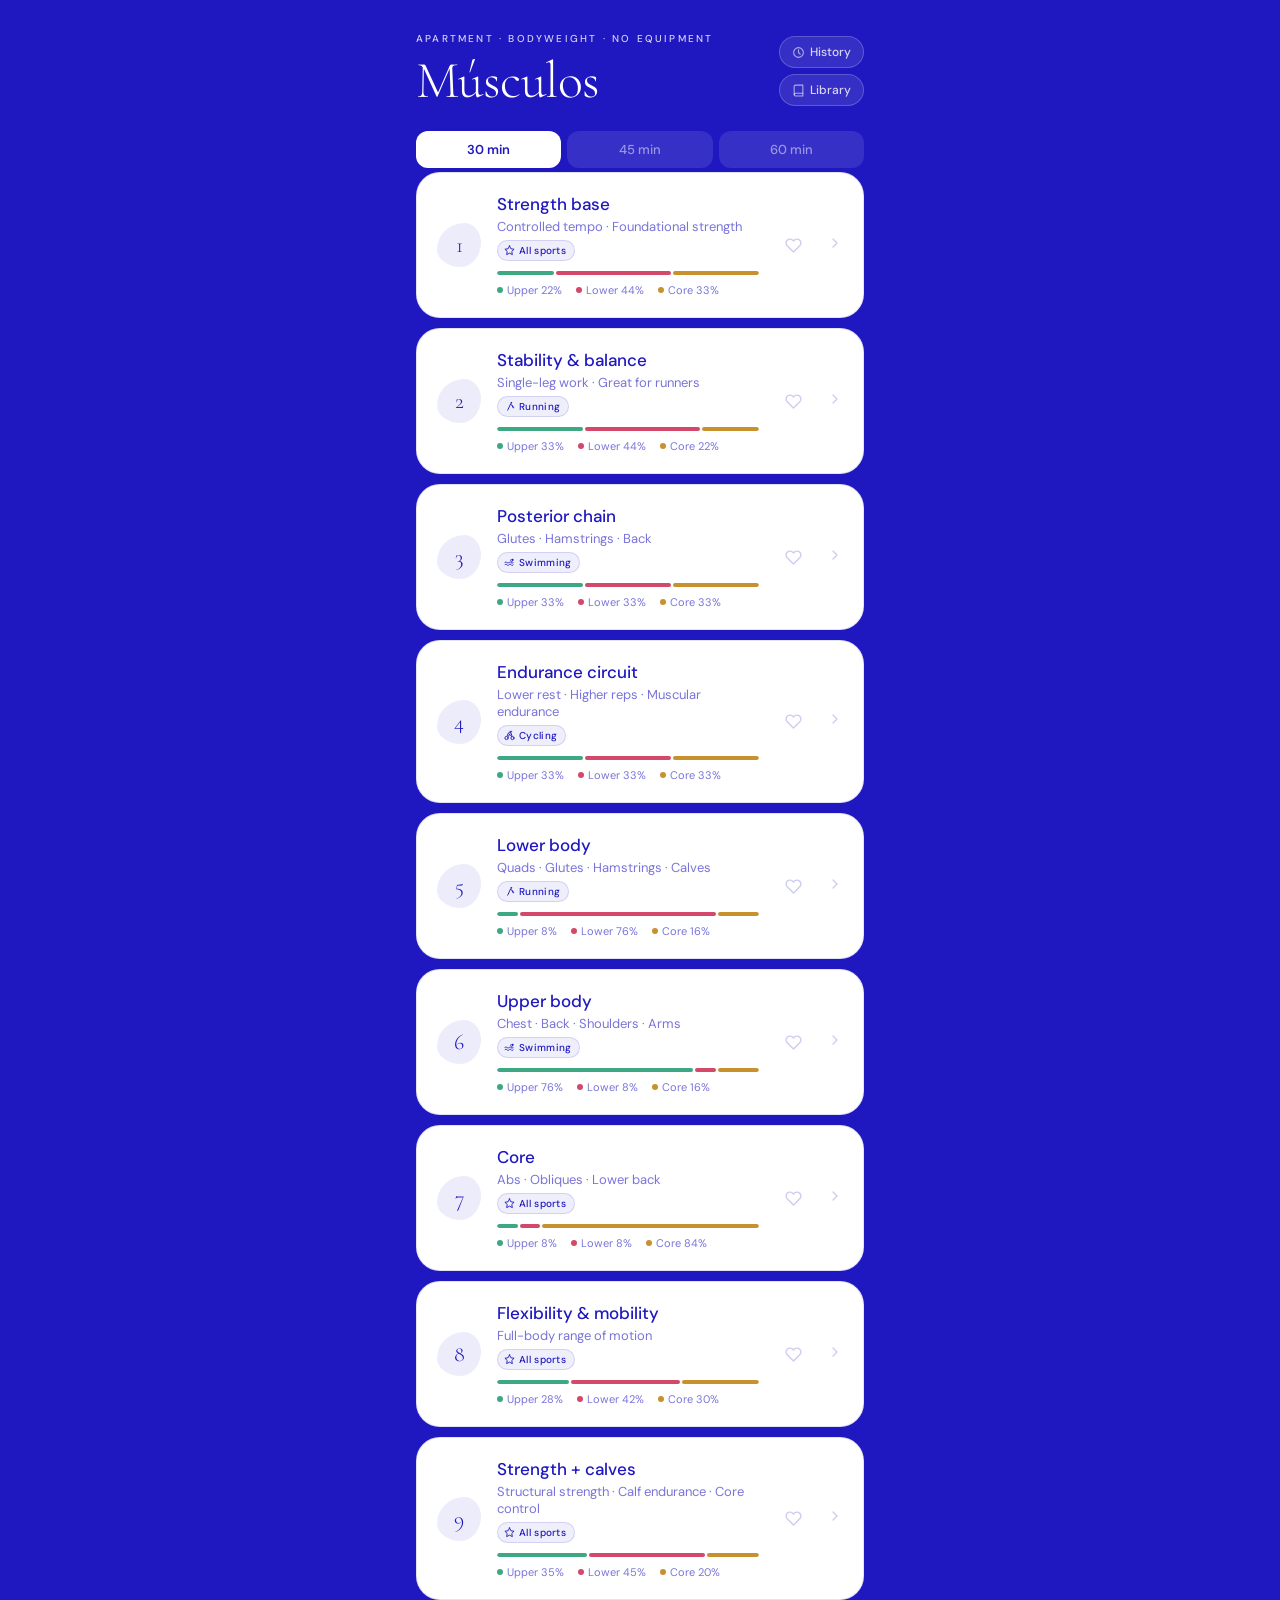
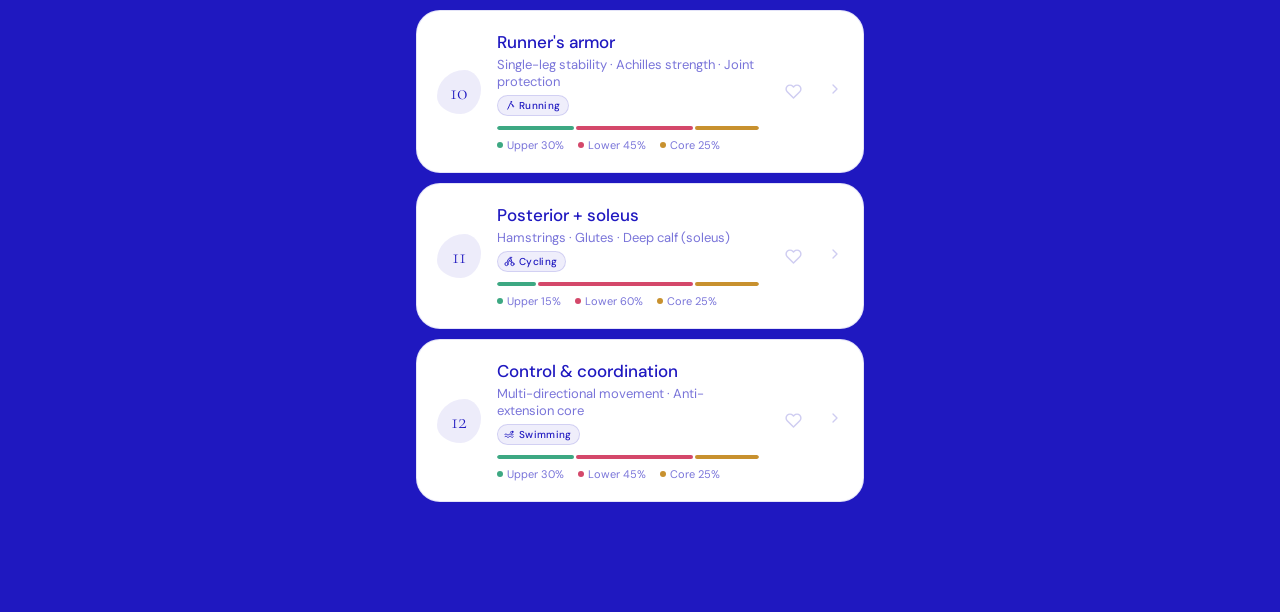
<file: index.html>
<!DOCTYPE html>
<html lang="en">
<head>
  <meta charset="UTF-8">
  <meta name="viewport" content="width=device-width, initial-scale=1, viewport-fit=cover">
  <meta name="apple-mobile-web-app-capable" content="yes">
  <meta name="apple-mobile-web-app-status-bar-style" content="black-translucent">
  <meta name="theme-color" content="#1F18C0">
  <title>Músculos</title>
  <link rel="manifest" href="manifest.json">
  <link rel="icon" type="image/svg+xml" href="favicon.svg">
  <link rel="apple-touch-icon" href="apple-touch-icon-v3.png">
  <link rel="preconnect" href="https://fonts.googleapis.com">
  <link rel="preconnect" href="https://fonts.gstatic.com" crossorigin>
  <link href="https://fonts.googleapis.com/css2?family=Cormorant+Garamond:ital,wght@0,300;0,400;0,600;1,300&family=DM+Sans:opsz,wght@9..40,300;9..40,400;9..40,500&display=swap" rel="stylesheet">
  <link rel="stylesheet" href="style.css">
</head>
<body>
  <div class="page">
    <div class="hub-top">
      <div class="hub-header" style="padding-top:0">
        <p class="hub-eyebrow">Apartment · Bodyweight · No equipment</p>
        <h1 class="hub-title">Músculos</h1>
      </div>
      <div class="hub-nav">
        <a href="history.html" class="history-nav-btn">
          <svg viewBox="0 0 24 24"><circle cx="12" cy="12" r="9"/><polyline points="12 7 12 12 15 15"/></svg>
          History
        </a>
        <a href="library.html" class="history-nav-btn">
          <svg viewBox="0 0 24 24"><path d="M4 19.5A2.5 2.5 0 0 1 6.5 17H20"/><path d="M6.5 2H20v20H6.5A2.5 2.5 0 0 1 4 19.5v-15A2.5 2.5 0 0 1 6.5 2z"/></svg>
          Library
        </a>
      </div>
    </div>

    <div class="duration-tabs">
      <button class="dur-tab active" data-dur="30">30 min</button>
      <button class="dur-tab" data-dur="45">45 min</button>
      <button class="dur-tab" data-dur="60">60 min</button>
    </div>

    <div id="cards"></div>
  </div>

  <script src="data.js"></script>
  <script src="app.js"></script>
</body>
</html>
</file>
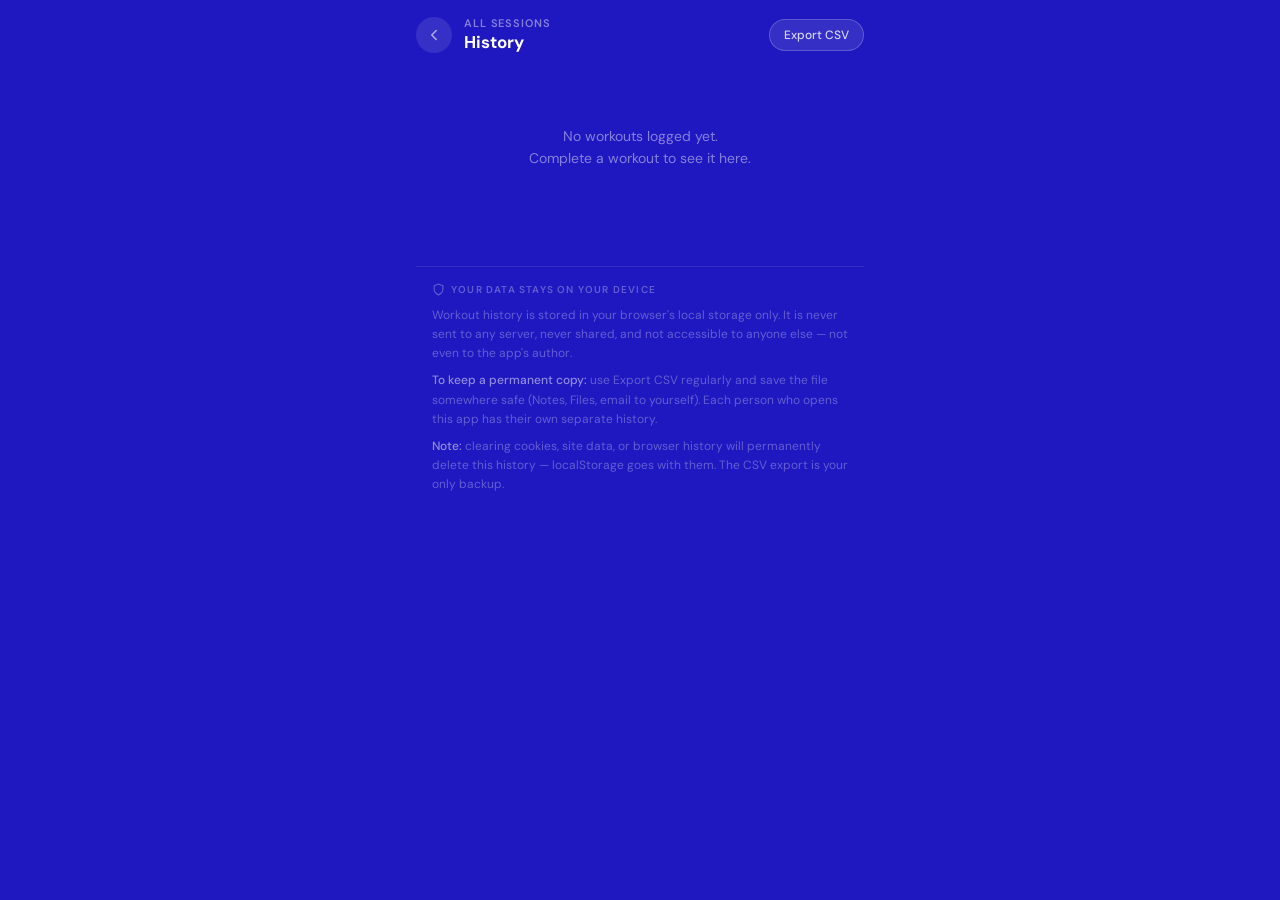
<file: history.html>
<!DOCTYPE html>
<html lang="en">
<head>
  <meta charset="UTF-8">
  <meta name="viewport" content="width=device-width, initial-scale=1, viewport-fit=cover">
  <meta name="apple-mobile-web-app-capable" content="yes">
  <meta name="apple-mobile-web-app-status-bar-style" content="black-translucent">
  <meta name="theme-color" content="#1F18C0">
  <title>Workout History</title>
  <link rel="icon" type="image/svg+xml" href="favicon.svg">
  <link rel="apple-touch-icon" href="apple-touch-icon-v3.png">
  <link rel="preconnect" href="https://fonts.googleapis.com">
  <link rel="preconnect" href="https://fonts.gstatic.com" crossorigin>
  <link href="https://fonts.googleapis.com/css2?family=Cormorant+Garamond:ital,wght@0,300;0,400;0,600;1,300&family=DM+Sans:opsz,wght@9..40,300;9..40,400;9..40,500&display=swap" rel="stylesheet">
  <link rel="stylesheet" href="style.css">
</head>
<body>
  <div class="page">
    <div class="top-bar">
      <a href="index.html" class="back-btn" aria-label="Back">
        <svg viewBox="0 0 24 24"><polyline points="15 18 9 12 15 6"/></svg>
      </a>
      <div style="flex:1">
        <div style="font-size:11px;color:var(--text3);font-weight:600;letter-spacing:0.08em;text-transform:uppercase">All sessions</div>
        <div style="font-size:17px;font-weight:700;margin-top:1px">History</div>
      </div>
      <button id="export-btn" class="export-btn">Export CSV</button>
    </div>

    <div id="history-list"></div>
    <div id="history-empty" style="display:none;text-align:center;padding:64px 0;color:var(--text3);font-size:14px;line-height:1.6">
      No workouts logged yet.<br>Complete a workout to see it here.
    </div>

    <div class="privacy-notice">
      <div class="privacy-notice-title">
        <svg viewBox="0 0 24 24"><path d="M12 22s8-4 8-10V5l-8-3-8 3v7c0 6 8 10 8 10z"/></svg>
        Your data stays on your device
      </div>
      <p>Workout history is stored in your browser's local storage only. It is never sent to any server, never shared, and not accessible to anyone else — not even to the app's author.</p>
      <p><strong>To keep a permanent copy:</strong> use Export CSV regularly and save the file somewhere safe (Notes, Files, email to yourself). Each person who opens this app has their own separate history.</p>
      <p><strong>Note:</strong> clearing cookies, site data, or browser history will permanently delete this history — localStorage goes with them. The CSV export is your only backup.</p>
    </div>
  </div>
  <script src="history.js"></script>
</body>
</html>
</file>
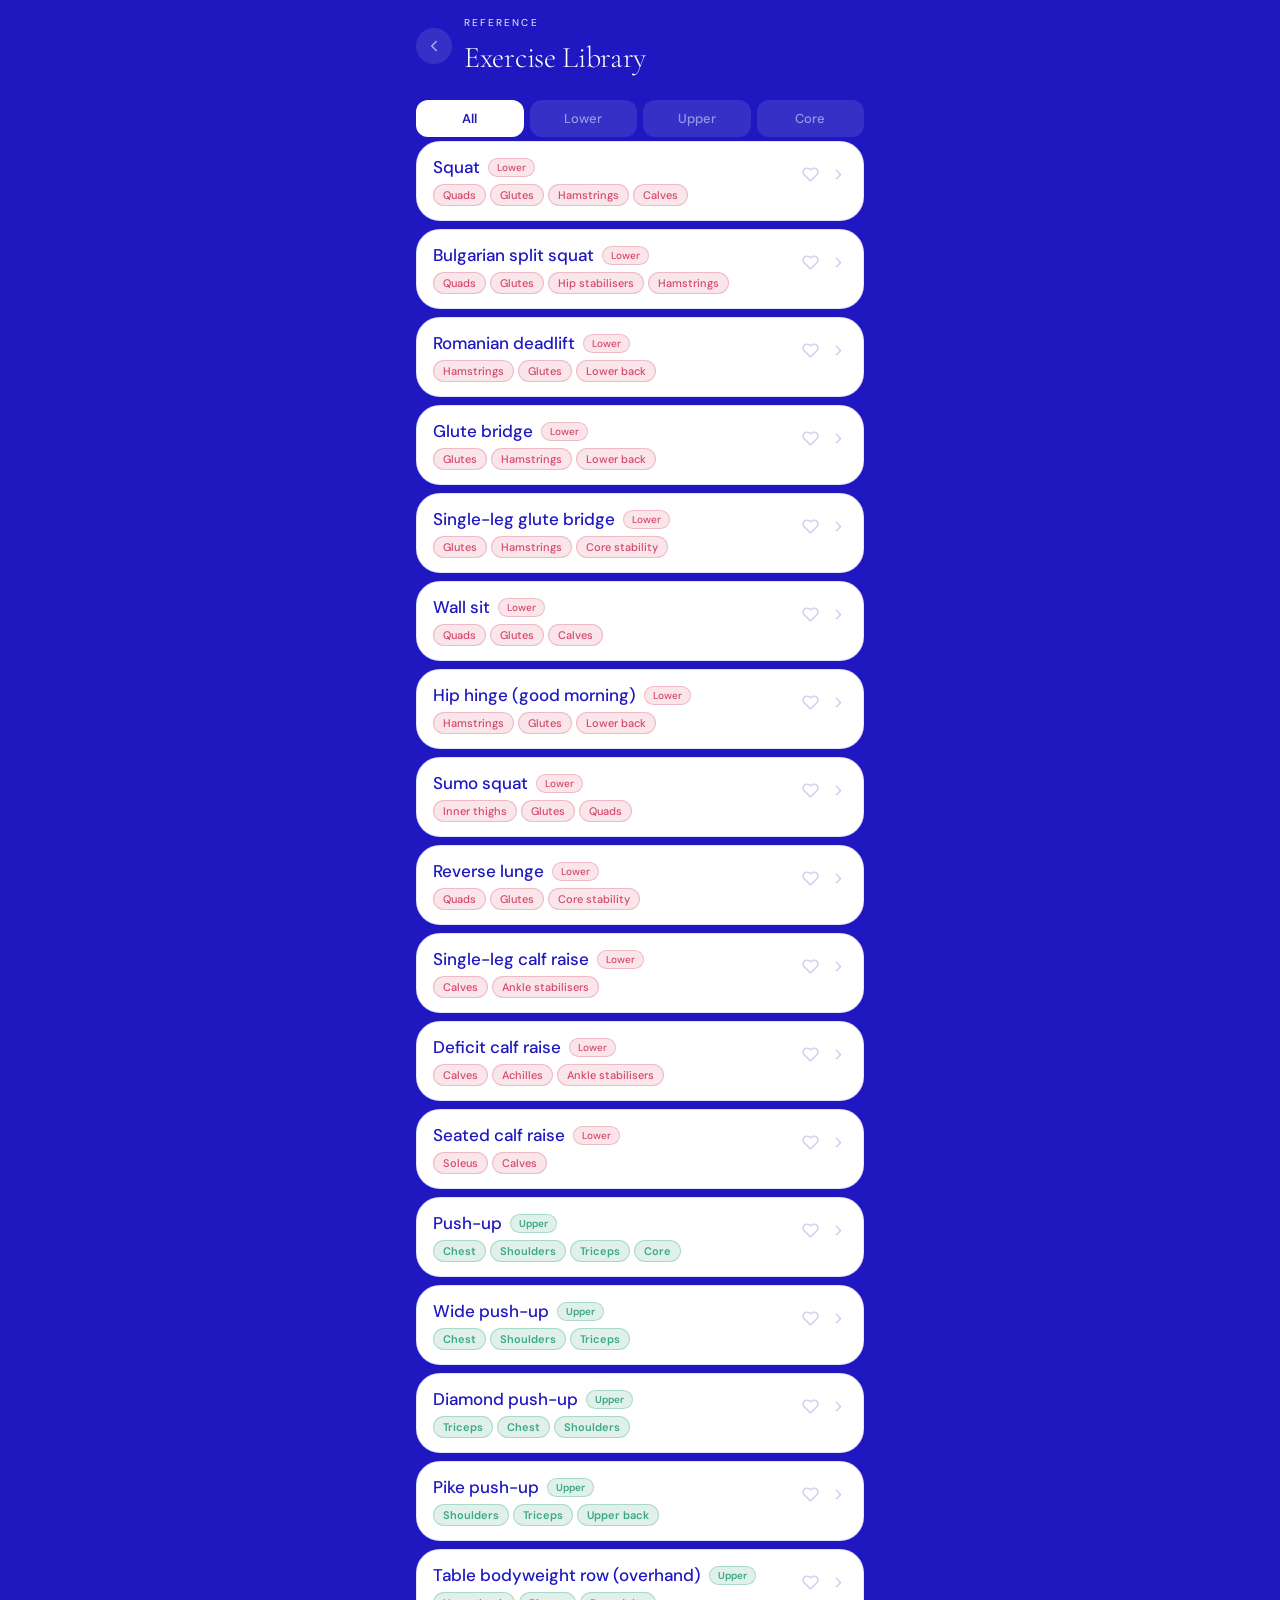
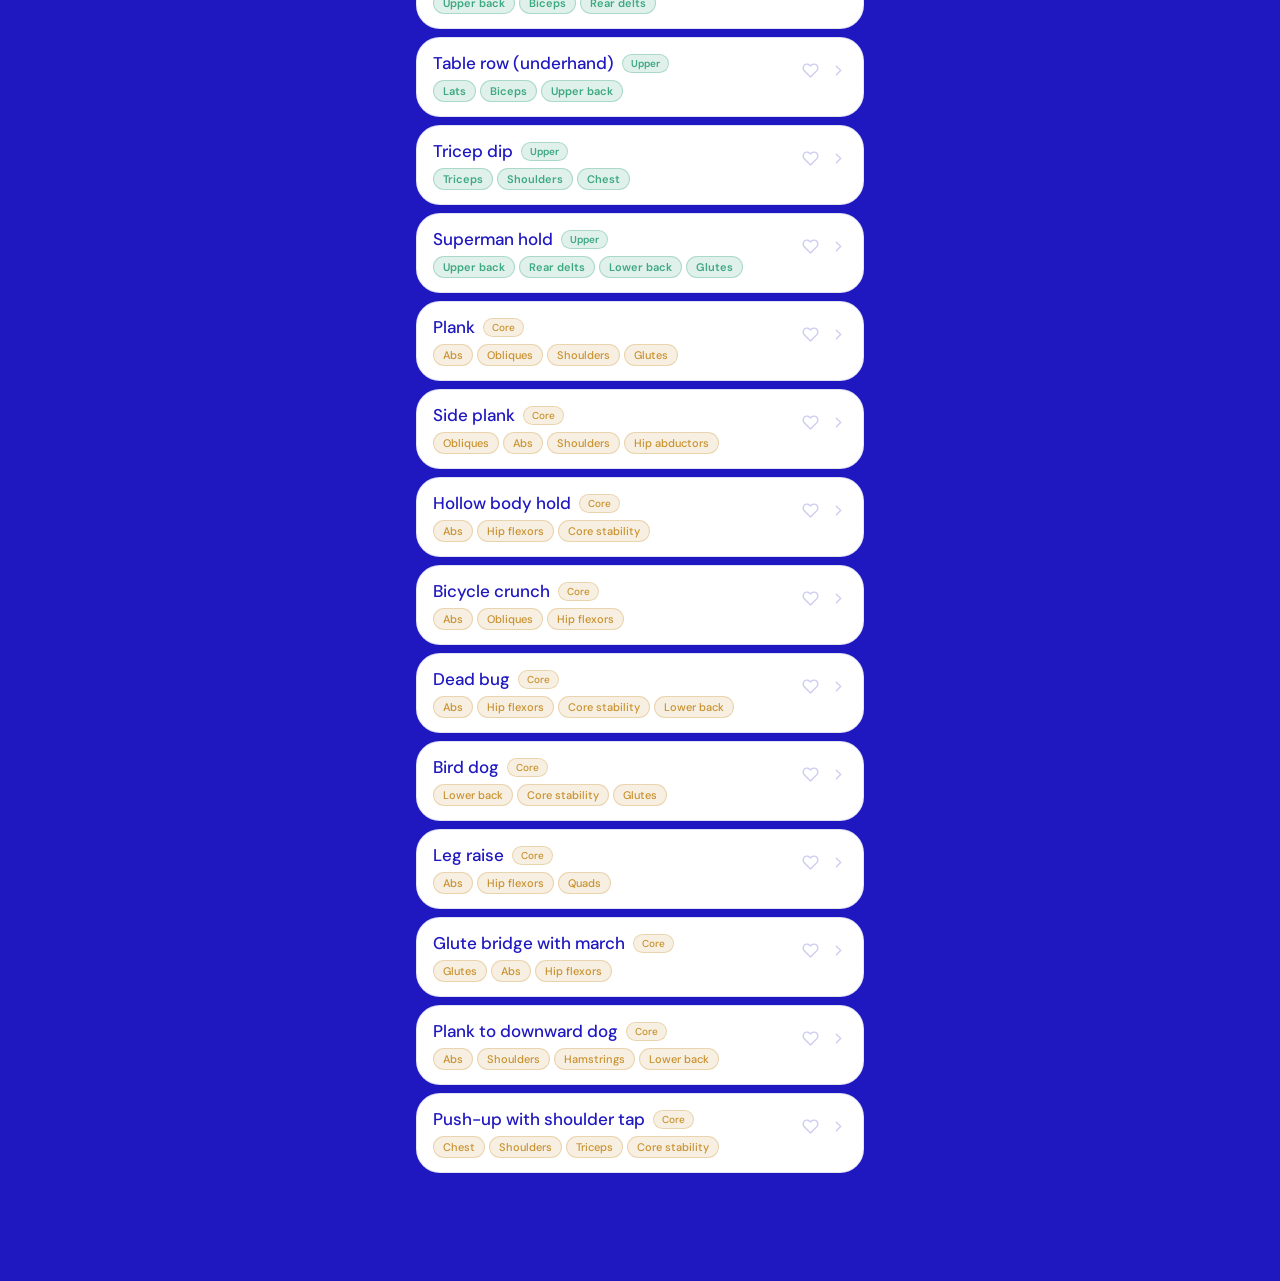
<file: library.html>
<!DOCTYPE html>
<html lang="en">
<head>
  <meta charset="UTF-8">
  <meta name="viewport" content="width=device-width, initial-scale=1, viewport-fit=cover">
  <meta name="apple-mobile-web-app-capable" content="yes">
  <meta name="apple-mobile-web-app-status-bar-style" content="black-translucent">
  <meta name="theme-color" content="#1F18C0">
  <title>Exercise Library</title>
  <link rel="manifest" href="manifest.json">
  <link rel="icon" type="image/svg+xml" href="favicon.svg">
  <link rel="apple-touch-icon" href="apple-touch-icon-v3.png">
  <link rel="preconnect" href="https://fonts.googleapis.com">
  <link rel="preconnect" href="https://fonts.gstatic.com" crossorigin>
  <link href="https://fonts.googleapis.com/css2?family=Cormorant+Garamond:ital,wght@0,300;0,400;0,600;1,300&family=DM+Sans:opsz,wght@9..40,300;9..40,400;9..40,500&display=swap" rel="stylesheet">
  <link rel="stylesheet" href="style.css">
</head>
<body>
  <div class="page">
    <div class="top-bar">
      <a href="index.html" class="back-btn">
        <svg viewBox="0 0 24 24" fill="none" stroke="currentColor" stroke-width="2" stroke-linecap="round" stroke-linejoin="round"><polyline points="15 18 9 12 15 6"/></svg>
      </a>
      <div class="top-bar-titles">
        <p class="hub-eyebrow">Reference</p>
        <h1 class="top-bar-title">Exercise Library</h1>
      </div>
    </div>

    <div class="lib-tabs">
      <button class="lib-tab active" data-cat="all">All</button>
      <button class="lib-tab" data-cat="lower">Lower</button>
      <button class="lib-tab" data-cat="upper">Upper</button>
      <button class="lib-tab" data-cat="core">Core</button>
    </div>

    <div id="exercise-list"></div>
  </div>

  <script src="library.js"></script>
</body>
</html>
</file>
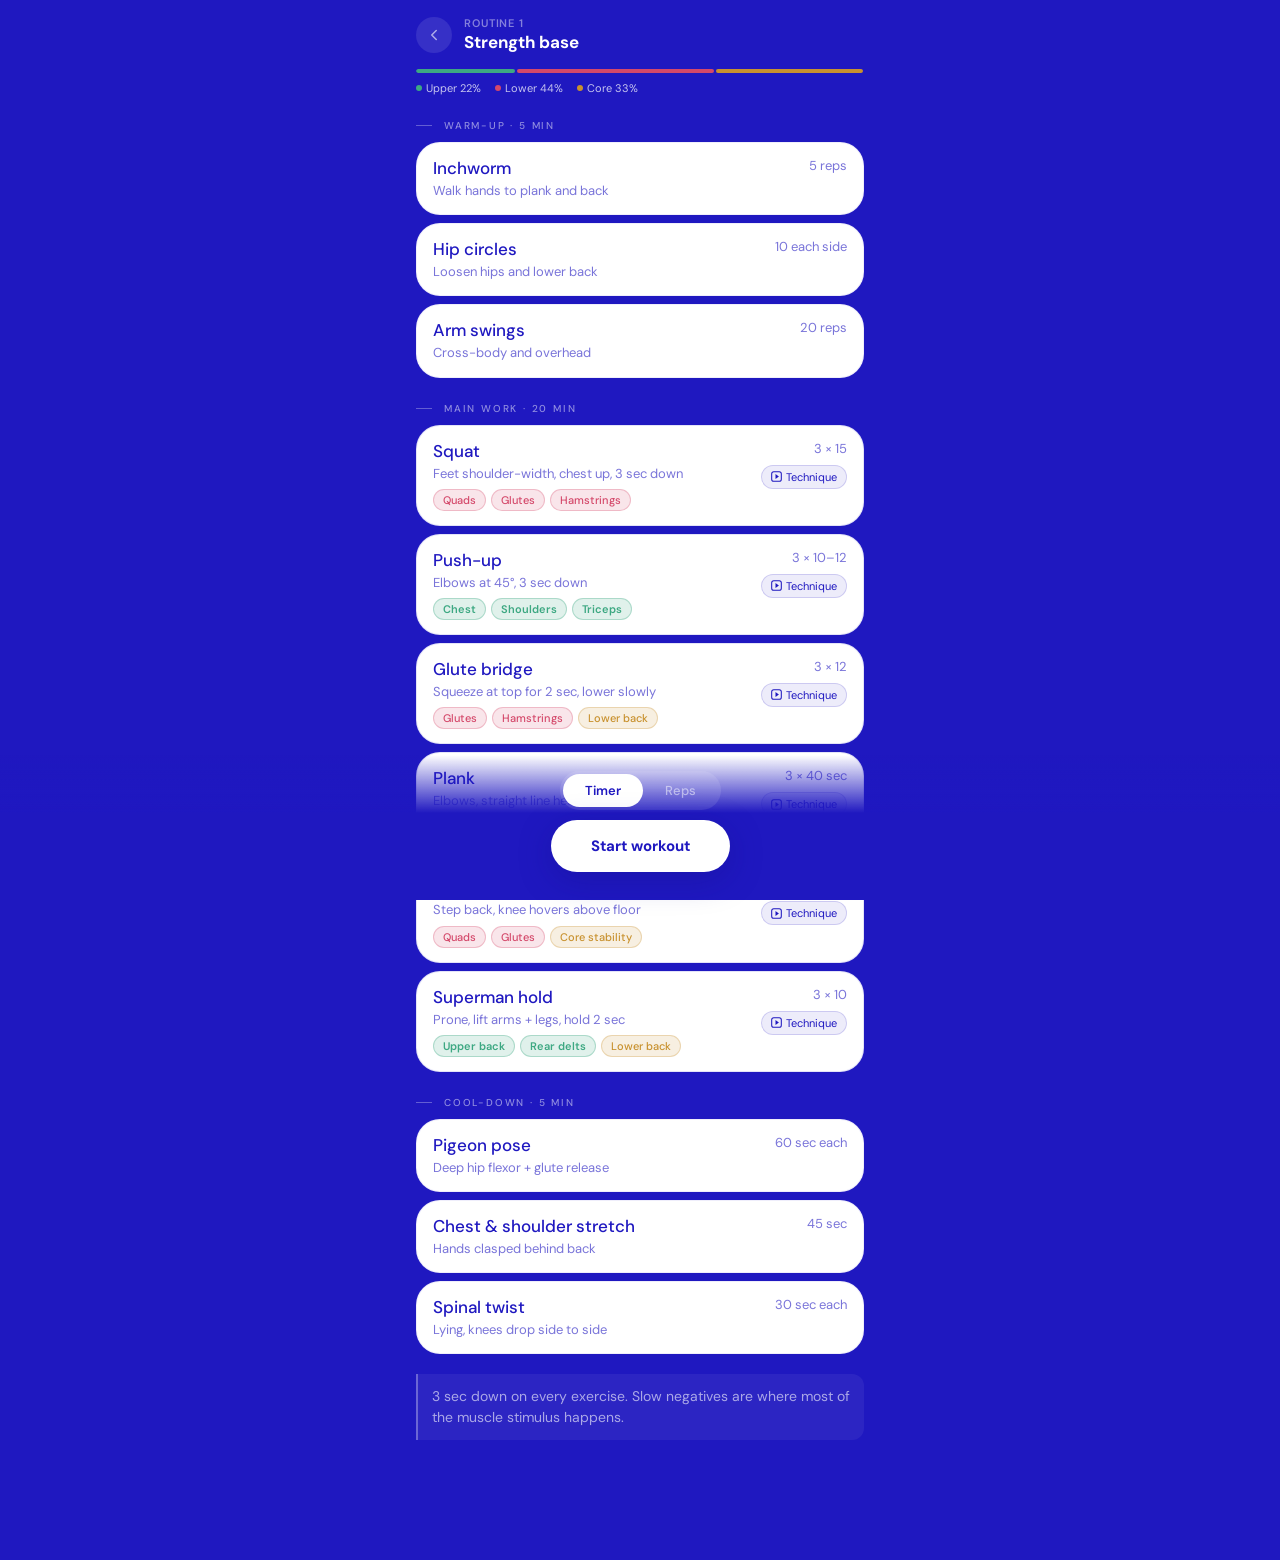
<file: routine.html>
<!DOCTYPE html>
<html lang="en">
<head>
  <meta charset="UTF-8">
  <meta name="viewport" content="width=device-width, initial-scale=1, viewport-fit=cover">
  <meta name="apple-mobile-web-app-capable" content="yes">
  <meta name="apple-mobile-web-app-status-bar-style" content="black-translucent">
  <meta name="theme-color" content="#1F18C0">
  <title>Routine</title>
  <link rel="icon" type="image/svg+xml" href="favicon.svg">
  <link rel="apple-touch-icon" href="apple-touch-icon-v3.png">
  <link rel="preconnect" href="https://fonts.googleapis.com">
  <link rel="preconnect" href="https://fonts.gstatic.com" crossorigin>
  <link href="https://fonts.googleapis.com/css2?family=Cormorant+Garamond:ital,wght@0,300;0,400;0,600;1,300&family=DM+Sans:opsz,wght@9..40,300;9..40,400;9..40,500&display=swap" rel="stylesheet">
  <link rel="stylesheet" href="style.css">
</head>
<body>

  <!-- Timer overlay -->
  <div id="timer-overlay">
    <div class="timer-phase" id="t-phase">Warm-up</div>
    <div class="timer-ex-name" id="t-name">Inchworm</div>
    <div class="timer-ex-note" id="t-note">Walk hands to plank and back</div>

    <div class="timer-progress-bar">
      <div class="timer-progress-fill" id="t-progress" style="width:0%"></div>
    </div>

    <div class="timer-ring">
      <svg viewBox="0 0 180 180">
        <circle class="timer-ring-bg" cx="90" cy="90" r="80"/>
        <circle class="timer-ring-fg work" id="t-ring" cx="90" cy="90" r="80"
          stroke-dasharray="502" stroke-dashoffset="0"/>
      </svg>
      <div class="timer-count">
        <div class="timer-seconds" id="t-sec">30</div>
        <div class="timer-mode-label work" id="t-mode">GO</div>
      </div>
    </div>

    <div class="timer-set-info" id="t-set-info">Set 1 of 3</div>

    <div class="timer-controls">
      <button class="timer-btn-sec" id="t-prev" aria-label="Previous exercise">
        <svg viewBox="0 0 24 24"><polyline points="15 18 9 12 15 6"/></svg>
      </button>
      <button class="timer-btn-main" id="t-playpause" aria-label="Pause">
        <svg id="t-play-icon" viewBox="0 0 24 24" style="display:none"><polygon points="5 3 19 12 5 21 5 3" fill="currentColor"/></svg>
        <svg id="t-pause-icon" viewBox="0 0 24 24"><rect x="6" y="4" width="4" height="16" fill="currentColor"/><rect x="14" y="4" width="4" height="16" fill="currentColor"/></svg>
      </button>
      <button class="timer-btn-sec" id="t-skip" aria-label="Skip">
        <svg viewBox="0 0 24 24"><polyline points="9 18 15 12 9 6"/></svg>
      </button>
    </div>

    <div class="timer-next-up" id="t-next"></div>

    <button style="margin-top:32px;font-size:13px;color:var(--text3);padding:8px 16px;" id="t-quit">End workout</button>
  </div>

  <!-- Reps mode overlay -->
  <div id="reps-overlay">
    <div class="timer-progress-bar" style="width:100%;max-width:280px">
      <div class="timer-progress-fill" id="rp-progress" style="width:0%"></div>
    </div>

    <div class="timer-phase" id="rp-phase" style="margin-top:20px">Warm-up</div>
    <div class="timer-ex-name" id="rp-name">Exercise</div>
    <div class="timer-ex-note" id="rp-note">Note</div>

    <div class="timer-set-info" id="rp-set-info"></div>

    <div id="rp-rep-section">
      <div class="reps-target" id="rp-target">Target: 15</div>
      <div class="reps-input-row">
        <button class="reps-adj" id="rp-minus">−</button>
        <div class="reps-number" id="rp-count">15</div>
        <button class="reps-adj" id="rp-plus">+</button>
      </div>
    </div>
    <div id="rp-sets-display" style="display:none;font-size:18px;font-weight:600;color:var(--text2);margin:8px 0 16px"></div>

    <button class="reps-done-btn" id="rp-done">Done</button>

    <div class="timer-next-up" id="rp-next" style="margin-top:20px"></div>

    <div class="timer-controls" style="margin-top:20px">
      <button class="timer-btn-sec" id="rp-prev" aria-label="Previous">
        <svg viewBox="0 0 24 24"><polyline points="15 18 9 12 15 6"/></svg>
      </button>
      <button class="timer-btn-sec" id="rp-skip" aria-label="Skip">
        <svg viewBox="0 0 24 24"><polyline points="9 18 15 12 9 6"/></svg>
      </button>
    </div>

    <button id="rp-quit" style="margin-top:28px;font-size:13px;color:var(--text3);padding:8px 16px;">End workout</button>
  </div>

  <!-- Routine page -->
  <div class="page" id="routine-page">
    <div class="top-bar">
      <a href="index.html" class="back-btn" aria-label="Back">
        <svg viewBox="0 0 24 24"><polyline points="15 18 9 12 15 6"/></svg>
      </a>
      <div style="flex:1">
        <div style="font-size:11px;color:var(--text3);font-weight:600;letter-spacing:0.08em;text-transform:uppercase" id="r-tag"></div>
        <div style="font-size:17px;font-weight:700;margin-top:1px" id="r-title"></div>
      </div>
    </div>

    <div style="margin: 8px 0 4px" id="r-split"></div>

    <div id="r-phases"></div>

    <div id="r-tip"></div>
  </div>

  <div id="start-area">
    <div class="mode-select">
      <button class="mode-btn active" data-mode="timer">Timer</button>
      <button class="mode-btn" data-mode="reps">Reps</button>
    </div>
    <button class="start-btn" id="start-btn">Start workout</button>
  </div>

  <script src="data.js"></script>
  <script src="library.js"></script>
  <script src="routine.js"></script>
</body>
</html>
</file>
<file: style.css>
@import url('https://fonts.googleapis.com/css2?family=Cormorant+Garamond:ital,wght@0,300;0,400;0,600;1,300;1,400&family=DM+Sans:opsz,wght@9..40,300;9..40,400;9..40,500&display=swap');

/* ── Design tokens ────────────────────────────────────────────────── */
:root {
  /* Klein Design System palette */
  --blue:        #1F18C0;
  --blue-dark:   #130E8A;
  --blue-light:  #2D25D9;

  --white:       #FFFFFF;
  --white-80:    rgba(255, 255, 255, 0.80);
  --white-60:    rgba(255, 255, 255, 0.60);
  --white-50:    rgba(255, 255, 255, 0.50);
  --white-30:    rgba(255, 255, 255, 0.30);
  --white-20:    rgba(255, 255, 255, 0.20);
  --white-10:    rgba(255, 255, 255, 0.10);
  --white-06:    rgba(255, 255, 255, 0.06);

  /* Semantic tokens */
  --bg:          #1F18C0;
  --surface:     #2D25D9;
  --surface2:    rgba(255, 255, 255, 0.10);
  --border:      rgba(255, 255, 255, 0.20);
  --card-border: rgba(255, 255, 255, 0.20);
  --text:        #FFFFFF;
  --text2:       rgba(255, 255, 255, 0.75);
  --text3:       rgba(255, 255, 255, 0.45);
  --accent:      #FFFFFF;
  --accent-dim:  rgba(255, 255, 255, 0.10);

  /* Category — Klein Legacy palette (Viridian · Rose · Gold) */
  --upper:    #3DA882;
  --upper-bg: rgba(61,  168, 130, 0.16);
  --lower:    #D4486A;
  --lower-bg: rgba(212,  72, 106, 0.14);
  --core:     #C8912E;
  --core-bg:  rgba(200, 145,  46, 0.14);

  /* Typography */
  --font-display: 'Cormorant Garamond', Georgia, serif;
  --font:         'DM Sans', system-ui, -apple-system, sans-serif;

  --radius:    24px;
  --radius-sm: 12px;
}

/* ── Reset ────────────────────────────────────────────────────────── */
*, *::before, *::after { box-sizing: border-box; margin: 0; padding: 0; }

html { font-size: 16px; -webkit-text-size-adjust: 100%; }

body {
  font-family: var(--font);
  background: var(--bg);
  color: var(--text);
  min-height: 100dvh;
  overscroll-behavior: none;
  padding-top: env(safe-area-inset-top);
}

a { color: inherit; text-decoration: none; }
button { font-family: var(--font); cursor: pointer; border: none; background: none; color: inherit; }

.page { max-width: 480px; margin: 0 auto; padding: 0 16px calc(100px + env(safe-area-inset-bottom)); }

/* ── Top bar ──────────────────────────────────────────────────────── */
.top-bar {
  display: flex;
  align-items: center;
  padding: 16px 0 8px;
  gap: 12px;
  position: sticky;
  top: 0;
  background: var(--bg);
  z-index: 10;
}
.back-btn {
  width: 36px; height: 36px;
  border-radius: 50%;
  background: var(--white-10);
  display: flex; align-items: center; justify-content: center;
  flex-shrink: 0;
  transition: background 0.15s;
}
.back-btn:active { background: var(--white-20); }
.back-btn svg { width: 18px; height: 18px; stroke: var(--white-60); fill: none; stroke-width: 2; stroke-linecap: round; stroke-linejoin: round; }

/* ── Muscle tags ──────────────────────────────────────────────────── */
.tags { display: flex; flex-wrap: wrap; gap: 5px; margin-top: 6px; }
.tag {
  font-size: 11px;
  padding: 3px 9px;
  border-radius: 999px;
  font-weight: 500;
}
/* Klein Legacy category tags — same colors work on blue bg and white cards */
.tag-upper { background: rgba(61,168,130,0.16);  color: #3DA882; border: 1px solid rgba(61,168,130,0.32);  font-weight: 600; }
.tag-lower { background: rgba(212,72,106,0.14);  color: #D4486A; border: 1px solid rgba(212,72,106,0.28); }
.tag-core  { background: rgba(200,145,46,0.14);  color: #C8912E; border: 1px solid rgba(200,145,46,0.28); }

/* ── Split bar ────────────────────────────────────────────────────── */
.split-bar {
  display: flex;
  border-radius: var(--radius-sm);
  overflow: hidden;
  height: 4px;
  gap: 2px;
}
.split-seg { height: 100%; border-radius: 3px; }

.split-labels {
  display: flex;
  gap: 14px;
  margin-top: 8px;
}
.split-label {
  font-size: 11px;
  display: flex;
  align-items: center;
  gap: 4px;
}
.split-dot { width: 6px; height: 6px; border-radius: 50%; }

/* ── Section label ────────────────────────────────────────────────── */
.section-label {
  font-size: 10px;
  font-weight: 500;
  letter-spacing: 0.18em;
  text-transform: uppercase;
  color: var(--white-50);
  margin: 24px 0 10px;
  display: flex;
  align-items: center;
  gap: 12px;
}
.section-label::before {
  content: '';
  display: block;
  width: 16px;
  height: 1px;
  background: var(--white-30);
  flex-shrink: 0;
}

/* ── Exercise card (routine page) ────────────────────────────────── */
.ex-card {
  background: var(--white-06);
  border: 1px solid var(--card-border);
  border-radius: var(--radius);
  padding: 14px 16px;
  margin-bottom: 8px;
  display: flex;
  align-items: flex-start;
  gap: 14px;
}
.ex-card.warmup, .ex-card.cooldown {
  border-color: var(--white-10);
}
.ex-left { flex: 1; min-width: 0; }
.ex-name { font-size: 17px; font-weight: 500; color: var(--white-80); }
.ex-note { font-size: 13px; color: var(--text2); margin-top: 3px; line-height: 1.4; }
.ex-right {
  display: flex;
  flex-direction: column;
  align-items: flex-end;
  gap: 8px;
  flex-shrink: 0;
}
.ex-sets {
  font-size: 13px;
  color: var(--text2);
  text-align: right;
  white-space: nowrap;
}
.video-btn {
  display: flex;
  align-items: center;
  gap: 4px;
  font-size: 11px;
  color: var(--white-80);
  background: var(--white-10);
  border-radius: 999px;
  padding: 4px 9px;
  white-space: nowrap;
  transition: opacity 0.15s;
}
.video-btn:active { opacity: 0.7; }
.video-btn svg { width: 11px; height: 11px; fill: var(--white-80); }

/* ── Tip box ──────────────────────────────────────────────────────── */
.tip-box {
  background: var(--white-06);
  border-left: 2px solid var(--white-30);
  border-radius: 0 var(--radius-sm) var(--radius-sm) 0;
  padding: 12px 14px;
  font-size: 14px;
  color: var(--white-60);
  line-height: 1.5;
  margin: 20px 0;
}

/* ── Timer overlay ────────────────────────────────────────────────── */
#timer-overlay {
  position: fixed;
  inset: 0;
  background: var(--bg);
  z-index: 100;
  display: flex;
  flex-direction: column;
  align-items: center;
  justify-content: center;
  padding: calc(24px + env(safe-area-inset-top)) 24px calc(24px + env(safe-area-inset-bottom));
  text-align: center;
  display: none;
}
#timer-overlay.active { display: flex; }

.timer-phase {
  font-size: 10px;
  font-weight: 500;
  letter-spacing: 0.22em;
  text-transform: uppercase;
  color: var(--white-30);
  margin-bottom: 8px;
}
.timer-ex-name {
  font-family: var(--font-display);
  font-size: 38px;
  font-weight: 300;
  line-height: 1.1;
  margin-bottom: 6px;
}
.timer-ex-note {
  font-size: 14px;
  color: var(--white-60);
  margin-bottom: 32px;
  line-height: 1.4;
}
.timer-ring {
  position: relative;
  width: 180px; height: 180px;
  margin-bottom: 28px;
}
.timer-ring svg { width: 100%; height: 100%; transform: rotate(-90deg); }
.timer-ring-bg { fill: none; stroke: var(--white-10); stroke-width: 6; }
.timer-ring-fg { fill: none; stroke-width: 6; stroke-linecap: round; transition: stroke-dashoffset 1s linear; }
.timer-ring-fg.work  { stroke: var(--white); }
.timer-ring-fg.rest  { stroke: var(--white-30); }
.timer-count {
  position: absolute;
  inset: 0;
  display: flex;
  flex-direction: column;
  align-items: center;
  justify-content: center;
}
.timer-seconds {
  font-family: var(--font-display);
  font-size: 64px;
  font-weight: 300;
  line-height: 1;
  font-variant-numeric: tabular-nums;
}
.timer-mode-label {
  font-size: 10px;
  font-weight: 500;
  letter-spacing: 0.18em;
  text-transform: uppercase;
  margin-top: 4px;
}
.timer-mode-label.work { color: var(--white); }
.timer-mode-label.rest { color: var(--white-50); }

.timer-set-info {
  font-size: 13px;
  color: var(--white-50);
  margin-bottom: 28px;
}

.timer-controls {
  display: flex;
  gap: 12px;
  align-items: center;
}
.timer-btn-main {
  width: 64px; height: 64px;
  border-radius: 50%;
  background: var(--white);
  color: var(--blue);
  font-size: 13px;
  font-weight: 700;
  display: flex;
  align-items: center;
  justify-content: center;
  transition: transform 0.1s;
}
.timer-btn-main:active { transform: scale(0.95); }
.timer-btn-main svg { width: 22px; height: 22px; fill: var(--blue); }
.timer-btn-sec {
  width: 48px; height: 48px;
  border-radius: 50%;
  background: var(--white-10);
  display: flex;
  align-items: center;
  justify-content: center;
  transition: background 0.15s;
}
.timer-btn-sec:active { background: var(--white-20); }
.timer-btn-sec svg { width: 18px; height: 18px; stroke: var(--white-60); fill: none; stroke-width: 2; stroke-linecap: round; stroke-linejoin: round; }

.timer-next-up {
  margin-top: 20px;
  font-size: 12px;
  color: var(--white-30);
}
.timer-next-up span { color: var(--white-60); }

.timer-progress-bar {
  width: 100%;
  max-width: 280px;
  height: 2px;
  background: var(--white-10);
  border-radius: 2px;
  margin-bottom: 28px;
  overflow: hidden;
}
.timer-progress-fill {
  height: 100%;
  background: var(--white);
  border-radius: 2px;
  transition: width 0.3s;
}

/* ── Start area ───────────────────────────────────────────────────── */
#start-area {
  position: fixed;
  bottom: 0;
  left: 0;
  right: 0;
  display: flex;
  flex-direction: column;
  align-items: center;
  gap: 10px;
  padding: 16px 16px calc(28px + env(safe-area-inset-bottom));
  background: linear-gradient(transparent, var(--bg) 40%);
  z-index: 20;
  pointer-events: none;
}
#start-area > * { pointer-events: all; }

/* ── Mode toggle ──────────────────────────────────────────────────── */
.mode-select {
  display: flex;
  background: var(--white-10);
  border-radius: 999px;
  padding: 3px;
}
.mode-btn {
  padding: 8px 22px;
  border-radius: 999px;
  font-size: 13px;
  font-weight: 500;
  color: var(--white-50);
  transition: all 0.15s;
}
.mode-btn.active {
  background: var(--white);
  color: var(--blue);
  font-weight: 600;
}

/* ── Start button ─────────────────────────────────────────────────── */
.start-btn {
  background: var(--white);
  color: var(--blue);
  font-size: 15px;
  font-weight: 700;
  padding: 16px 40px;
  border-radius: 999px;
  box-shadow: 0 8px 32px rgba(19, 14, 138, 0.35);
  transition: transform 0.1s, box-shadow 0.1s;
  white-space: nowrap;
}
.start-btn:active { transform: scale(0.97); box-shadow: none; }

/* ── Reps overlay ─────────────────────────────────────────────────── */
#reps-overlay {
  position: fixed;
  inset: 0;
  background: var(--bg);
  z-index: 100;
  display: none;
  flex-direction: column;
  align-items: center;
  justify-content: center;
  padding: calc(24px + env(safe-area-inset-top)) 24px calc(24px + env(safe-area-inset-bottom));
  text-align: center;
}
#reps-overlay.active { display: flex; }

.reps-input-row {
  display: flex;
  align-items: center;
  gap: 20px;
  margin: 12px 0 4px;
}
.reps-number {
  font-family: var(--font-display);
  font-size: 80px;
  font-weight: 300;
  line-height: 1;
  font-variant-numeric: tabular-nums;
  min-width: 90px;
  text-align: center;
}
.reps-adj {
  width: 52px;
  height: 52px;
  border-radius: 50%;
  background: var(--white-10);
  font-size: 30px;
  font-weight: 300;
  color: var(--white);
  display: flex;
  align-items: center;
  justify-content: center;
  transition: background 0.15s;
}
.reps-adj:active { background: var(--white-20); }
.reps-target {
  font-size: 12px;
  color: var(--white-30);
  margin-top: 8px;
}
.reps-done-btn {
  background: var(--white);
  color: var(--blue);
  font-size: 16px;
  font-weight: 700;
  padding: 16px 48px;
  border-radius: 999px;
  margin-top: 20px;
  transition: transform 0.1s;
}
.reps-done-btn:active { transform: scale(0.97); }

/* ── History page ─────────────────────────────────────────────────── */
.export-btn {
  font-size: 12px;
  font-weight: 500;
  color: var(--white-80);
  background: var(--white-10);
  padding: 7px 14px;
  border-radius: 999px;
  white-space: nowrap;
  border: 1px solid var(--white-20);
  transition: opacity 0.15s;
}
.export-btn:active { opacity: 0.7; }

.history-card {
  background: var(--white-06);
  border: 1px solid var(--card-border);
  border-radius: var(--radius);
  padding: 14px 16px;
  margin-bottom: 10px;
  cursor: pointer;
  transition: border-color 0.15s, background 0.15s;
}
.history-card:active { border-color: var(--white-40); background: var(--white-10); }
.history-card-header {
  display: flex;
  justify-content: space-between;
  align-items: flex-start;
  gap: 10px;
}
.history-card-title { font-size: 17px; font-weight: 500; }
.history-card-meta { font-size: 13px; color: var(--text2); margin-top: 3px; }
.history-mode-badge {
  font-size: 10px;
  font-weight: 600;
  padding: 3px 9px;
  border-radius: 999px;
  text-transform: uppercase;
  letter-spacing: 0.06em;
  flex-shrink: 0;
}
.history-mode-badge.reps  { background: var(--white); color: var(--blue); }
.history-mode-badge.timer { background: var(--white-10); color: var(--white-50); }
.history-exercises {
  display: none;
  margin-top: 10px;
  border-top: 1px solid var(--white-10);
  padding-top: 10px;
  flex-direction: column;
  gap: 5px;
}
.history-card.expanded .history-exercises { display: flex; }
.history-chevron {
  width: 15px; height: 15px;
  stroke: var(--white-30);
  fill: none;
  stroke-width: 2;
  stroke-linecap: round;
  stroke-linejoin: round;
  transition: transform 0.2s;
  flex-shrink: 0;
}
.history-card.expanded .history-chevron { transform: rotate(90deg); }

/* Weekly summary */
.history-week-summary {
  display: flex;
  gap: 16px;
  padding: 12px 0 20px;
  border-bottom: 1px solid var(--white-10);
  margin-bottom: 16px;
}
.history-stat {
  display: flex;
  flex-direction: column;
  gap: 2px;
}
.history-stat-value {
  font-family: var(--font-display);
  font-size: 28px;
  font-weight: 300;
  color: var(--white);
  line-height: 1;
}
.history-stat-label {
  font-size: 11px;
  color: var(--white-50);
  font-weight: 400;
}
.history-ex-row {
  display: flex;
  justify-content: space-between;
  font-size: 12px;
  color: var(--white-50);
}
.history-ex-row span:first-child { color: var(--white-80); }

/* Privacy notice */
.privacy-notice {
  margin-top: 32px;
  padding: 16px;
  border-top: 1px solid var(--white-10);
  padding-bottom: 40px;
}
.privacy-notice-title {
  display: flex;
  align-items: center;
  gap: 6px;
  font-size: 10px;
  font-weight: 600;
  text-transform: uppercase;
  letter-spacing: 0.12em;
  color: var(--white-30);
  margin-bottom: 10px;
}
.privacy-notice-title svg {
  width: 13px; height: 13px;
  stroke: var(--white-30);
  fill: none;
  stroke-width: 2;
  stroke-linecap: round;
  stroke-linejoin: round;
  flex-shrink: 0;
}
.privacy-notice p {
  font-size: 12px;
  color: var(--white-30);
  line-height: 1.6;
  margin-bottom: 8px;
}
.privacy-notice p:last-child { margin-bottom: 0; }
.privacy-notice strong { color: var(--white-50); font-weight: 500; }

/* ── Hub nav ──────────────────────────────────────────────────────── */
.hub-top {
  display: flex;
  justify-content: space-between;
  align-items: flex-start;
  padding-top: 32px;
}
.hub-nav {
  display: flex;
  flex-direction: column;
  gap: 6px;
  align-items: flex-end;
  flex-shrink: 0;
  margin-top: 4px;
}
.history-nav-btn {
  display: flex;
  align-items: center;
  gap: 5px;
  font-size: 12px;
  font-weight: 500;
  color: var(--white-80);
  background: var(--white-10);
  border: 1px solid var(--white-20);
  padding: 7px 12px;
  border-radius: 999px;
  white-space: nowrap;
  transition: opacity 0.15s;
}
.history-nav-btn:active { opacity: 0.7; }
.history-nav-btn svg { width: 13px; height: 13px; stroke: var(--white-60); fill: none; stroke-width: 2; stroke-linecap: round; stroke-linejoin: round; }

/* ── Duration tabs ────────────────────────────────────────────────── */
.duration-tabs {
  display: flex;
  gap: 6px;
  margin: 16px 0 4px;
}
.dur-tab {
  flex: 1;
  padding: 10px 0;
  border-radius: var(--radius-sm);
  font-size: 13px;
  font-weight: 500;
  color: var(--white-50);
  background: var(--white-10);
  transition: all 0.15s;
}
.dur-tab.active {
  background: var(--white);
  color: var(--blue);
  font-weight: 600;
}
.dur-tab:active { opacity: 0.85; }

/* ── Sport badge ──────────────────────────────────────────────────── */
.sport-badge {
  display: inline-flex;
  align-items: center;
  gap: 4px;
  font-size: 10px;
  font-weight: 500;
  padding: 3px 8px 3px 6px;
  border-radius: 999px;
  margin-top: 5px;
  letter-spacing: 0.03em;
}
.sport-badge svg { width: 11px; height: 11px; flex-shrink: 0; }
.sport-run, .sport-swim, .sport-cycle, .sport-all {
  background: var(--white-10);
  color: var(--white-80);
  border: 1px solid var(--white-20);
}

/* ── Hub cards ────────────────────────────────────────────────────── */
.routine-card {
  background: var(--white-06);
  border: 1px solid var(--card-border);
  border-radius: var(--radius);
  padding: 20px;
  margin-bottom: 10px;
  display: flex;
  align-items: center;
  gap: 16px;
  transition: background 0.15s, border-color 0.15s;
  cursor: pointer;
}
.routine-card:active { background: var(--white-10); border-color: var(--white-30); }

.routine-num {
  width: 44px; height: 44px;
  border-radius: 62% 38% 46% 54% / 60% 44% 56% 40%;
  background: var(--white-10);
  color: var(--white);
  font-family: var(--font-display);
  font-size: 22px;
  font-weight: 300;
  display: flex;
  align-items: center;
  justify-content: center;
  flex-shrink: 0;
}
.routine-info { flex: 1; }
.routine-card-title { font-size: 17px; font-weight: 500; }
.routine-card-focus { font-size: 13px; color: var(--text2); margin-top: 3px; }
.routine-card-last { font-size: 11px; color: var(--white-50); margin-top: 3px; font-weight: 400; }
.routine-card-split { margin-top: 10px; }

.chevron { flex-shrink: 0; }
.chevron svg { width: 16px; height: 16px; stroke: var(--white-30); fill: none; stroke-width: 2; stroke-linecap: round; stroke-linejoin: round; }

/* ── Heart button ─────────────────────────────────────────────────── */
.heart-btn {
  width: 36px; height: 36px;
  border-radius: 50%;
  display: flex;
  align-items: center;
  justify-content: center;
  flex-shrink: 0;
  transition: transform 0.15s;
}
.heart-btn:active { transform: scale(0.82); }
.heart-btn svg {
  width: 17px; height: 17px;
  stroke: var(--white-30);
  fill: none;
  stroke-width: 2;
  stroke-linecap: round;
  stroke-linejoin: round;
  transition: stroke 0.15s, fill 0.15s;
}
.heart-btn.active svg {
  stroke: var(--white);
  fill: var(--white);
}

/* ── Hub header ───────────────────────────────────────────────────── */
.hub-header { padding: 32px 0 8px; }
.hub-eyebrow {
  font-size: 10px;
  font-weight: 500;
  letter-spacing: 0.22em;
  text-transform: uppercase;
  color: var(--white-80);
  margin-bottom: 10px;
}
.hub-title {
  font-family: var(--font-display);
  font-size: 52px;
  font-weight: 300;
  line-height: 1.0;
  letter-spacing: -0.01em;
}
.hub-sub { font-size: 14px; color: var(--white-80); margin-top: 10px; line-height: 1.6; }

.muscle-legend {
  display: flex;
  gap: 14px;
  margin: 16px 0 24px;
}
.muscle-legend-item {
  display: flex;
  align-items: center;
  gap: 5px;
  font-size: 11px;
  color: var(--white-50);
}
.legend-dot { width: 7px; height: 7px; border-radius: 50%; }

/* ── Top bar titles (library / history pages) ─────────────────────── */
.top-bar-titles { flex: 1; }
.top-bar-title {
  font-family: var(--font-display);
  font-size: 30px;
  font-weight: 300;
  letter-spacing: -0.01em;
}

/* ── Library tabs ─────────────────────────────────────────────────── */
.lib-tabs {
  display: flex;
  gap: 6px;
  margin: 16px 0 4px;
}
.lib-tab {
  flex: 1;
  padding: 10px 0;
  border-radius: var(--radius-sm);
  font-size: 13px;
  font-weight: 500;
  color: var(--white-50);
  background: var(--white-10);
  transition: all 0.15s;
}
.lib-tab.active {
  background: var(--white);
  color: var(--blue);
  font-weight: 600;
}
.lib-tab:active { opacity: 0.85; }

/* ── Library exercise cards ───────────────────────────────────────── */
.lib-card {
  background: var(--white-06);
  border: 1px solid var(--card-border);
  border-radius: var(--radius);
  padding: 14px 16px;
  margin-bottom: 8px;
  cursor: pointer;
  transition: border-color 0.15s, background 0.15s;
}
.lib-card:active { background: var(--white-10); }
.lib-card-header {
  display: flex;
  justify-content: space-between;
  align-items: flex-start;
  gap: 10px;
}
.lib-card-info { flex: 1; min-width: 0; }
.lib-card-name-row {
  display: flex;
  align-items: center;
  gap: 8px;
  flex-wrap: wrap;
}
.lib-card-name { font-size: 17px; font-weight: 500; }
.lib-cat-tag { font-size: 10px; padding: 2px 8px; }
.lib-card-muscles {
  display: flex;
  flex-wrap: wrap;
  gap: 4px;
  margin-top: 6px;
}
.lib-card-actions {
  display: flex;
  align-items: center;
  gap: 2px;
  flex-shrink: 0;
}
.ex-chevron {
  width: 17px; height: 17px;
  stroke: var(--white-30);
  fill: none;
  stroke-width: 2;
  stroke-linecap: round;
  stroke-linejoin: round;
  transition: transform 0.2s;
}
.lib-card.expanded .ex-chevron { transform: rotate(90deg); }
.lib-card-body {
  display: none;
  margin-top: 14px;
  padding-top: 14px;
  border-top: 1px solid var(--white-10);
}
.lib-card.expanded .lib-card-body { display: block; }
.lib-card-desc {
  font-size: 15px;
  color: var(--white-60);
  line-height: 1.65;
  margin-bottom: 14px;
}
.lib-card-tips-label {
  font-size: 10px;
  font-weight: 600;
  text-transform: uppercase;
  letter-spacing: 0.16em;
  color: var(--white-40, rgba(255,255,255,0.40));
  margin-bottom: 8px;
}
.lib-card-tips {
  padding-left: 16px;
  display: flex;
  flex-direction: column;
  gap: 7px;
}
.lib-card-tips li {
  font-size: 14px;
  color: var(--white-60);
  line-height: 1.55;
}

/* ── White cards (routines, exercises, library, history) ──────────── */
/* CSS variable cascade handles most of the inversion automatically;  */
/* hardcoded var(--white-*) references need explicit overrides.        */

.routine-card,
.ex-card,
.lib-card,
.history-card {
  /* Remap semantic tokens to blue-on-white */
  --text2: rgba(31, 24, 192, 0.60);
  --text3: rgba(31, 24, 192, 0.30);
  /* Klein Legacy category colors already work on white — no override needed */
  background: #FFFFFF;
  border-color: rgba(31, 24, 192, 0.12);
  color: #1F18C0;
}

/* Warmup/cooldown subtle border stays subtle */
.ex-card.warmup,
.ex-card.cooldown { border-color: rgba(31, 24, 192, 0.07); }

/* Active states */
.routine-card:active { background: rgba(31, 24, 192, 0.04); border-color: rgba(31, 24, 192, 0.18); }
.lib-card:active     { background: rgba(31, 24, 192, 0.04); border-color: rgba(31, 24, 192, 0.18); }
.history-card:active { background: rgba(31, 24, 192, 0.04); border-color: rgba(31, 24, 192, 0.18); }

/* ── Routine card internals ── */
.routine-card .routine-num {
  background: rgba(31, 24, 192, 0.08);
  color: #1F18C0;
}
.routine-card .routine-card-last { color: rgba(31, 24, 192, 0.50); }
.routine-card .chevron svg       { stroke: rgba(31, 24, 192, 0.22); }

/* Sport badge flipped for white card */
.routine-card .sport-badge {
  background: rgba(31, 24, 192, 0.07);
  color: #1F18C0;
  border-color: rgba(31, 24, 192, 0.14);
}

/* ── Exercise card internals (routine page) ── */
.ex-card .ex-name { color: #1F18C0; }
.ex-card .video-btn {
  background: rgba(31, 24, 192, 0.08);
  color: #1F18C0;
  border: 1px solid rgba(31, 24, 192, 0.16);
}
.ex-card .video-btn svg { fill: #1F18C0; }

/* ── Heart button inside white cards ── */
.routine-card .heart-btn svg,
.lib-card .heart-btn svg    { stroke: rgba(31, 24, 192, 0.22); }
.routine-card .heart-btn.active svg,
.lib-card .heart-btn.active svg {
  stroke: #1F18C0;
  fill: #1F18C0;
}

/* ── Library card internals ── */
.lib-card .ex-chevron      { stroke: rgba(31, 24, 192, 0.22); }
.lib-card .lib-card-body   { border-top-color: rgba(31, 24, 192, 0.08); }
.lib-card .lib-card-desc   { color: rgba(31, 24, 192, 0.62); }
.lib-card .lib-card-tips li { color: rgba(31, 24, 192, 0.62); }
.lib-card .lib-card-tips-label { color: rgba(31, 24, 192, 0.38); }

/* ── Technique overlay ────────────────────────────────────────────── */
#technique-overlay {
  position: fixed;
  inset: 0;
  z-index: 150;
  background: #FFFFFF;
  color: #1F18C0;
  overflow-y: auto;
  -webkit-overflow-scrolling: touch;
  display: none;
  padding-top: env(safe-area-inset-top);
}
#technique-overlay.active { display: block; }

.tech-header {
  position: sticky;
  top: 0;
  background: #FFFFFF;
  z-index: 10;
  display: flex;
  align-items: center;
  gap: 12px;
  padding: 16px 16px 12px;
  border-bottom: 1px solid rgba(31, 24, 192, 0.10);
}

.tech-body {
  padding: 0 16px calc(60px + env(safe-area-inset-bottom));
}

/* Restyle inherited blue-background classes for the white overlay */
#technique-overlay .back-btn {
  background: rgba(31, 24, 192, 0.08);
}
#technique-overlay .back-btn svg { stroke: #1F18C0; }

#technique-overlay .lib-card-desc {
  color: rgba(31, 24, 192, 0.65);
  font-size: 16px;
}
#technique-overlay .lib-card-tips li {
  color: rgba(31, 24, 192, 0.65);
  font-size: 15px;
}
#technique-overlay .lib-card-tips-label { color: rgba(31, 24, 192, 0.40); }

/* ── Inline video player ──────────────────────────────────────────── */
.vid-thumb-wrap {
  position: relative;
  margin-top: 14px;
  border-radius: 12px;
  overflow: hidden;
  background: #000;
  cursor: pointer;
  aspect-ratio: 16 / 9;
}
.vid-thumb {
  width: 100%;
  height: 100%;
  object-fit: cover;
  display: block;
}
.vid-play-btn {
  position: absolute;
  inset: 0;
  display: flex;
  align-items: center;
  justify-content: center;
  background: rgba(0, 0, 0, 0.12);
  border: none;
  width: 100%;
  cursor: pointer;
  transition: background 0.15s;
}
.vid-play-btn:active { background: rgba(0, 0, 0, 0.28); }
.vid-play-btn svg { width: 52px; height: 52px; filter: drop-shadow(0 2px 10px rgba(0,0,0,0.5)); }
.vid-embed {
  position: absolute;
  inset: 0;
  width: 100%;
  height: 100%;
  border: none;
}

/* ── History card internals ── */
.history-card .history-chevron     { stroke: rgba(31, 24, 192, 0.22); }
.history-card .history-exercises   { border-top-color: rgba(31, 24, 192, 0.08); }
.history-card .history-ex-row      { color: rgba(31, 24, 192, 0.55); }
.history-card .history-ex-row span:first-child { color: #1F18C0; }
.history-card .history-mode-badge.reps  { background: #1F18C0; color: #FFFFFF; }
.history-card .history-mode-badge.timer { background: rgba(31, 24, 192, 0.08); color: rgba(31, 24, 192, 0.55); }

/* ── Done screen ──────────────────────────────────────────────────── */
.done-screen {
  display: flex;
  flex-direction: column;
  align-items: center;
  justify-content: center;
  text-align: center;
  min-height: 60vh;
  gap: 12px;
}
.done-icon { font-size: 56px; margin-bottom: 8px; }
.done-title {
  font-family: var(--font-display);
  font-size: 36px;
  font-weight: 300;
}
.done-sub { font-size: 15px; color: var(--white-60); }
.done-btn {
  margin-top: 24px;
  background: var(--white);
  color: var(--blue);
  font-size: 15px;
  font-weight: 700;
  padding: 14px 36px;
  border-radius: 999px;
}
</file>
